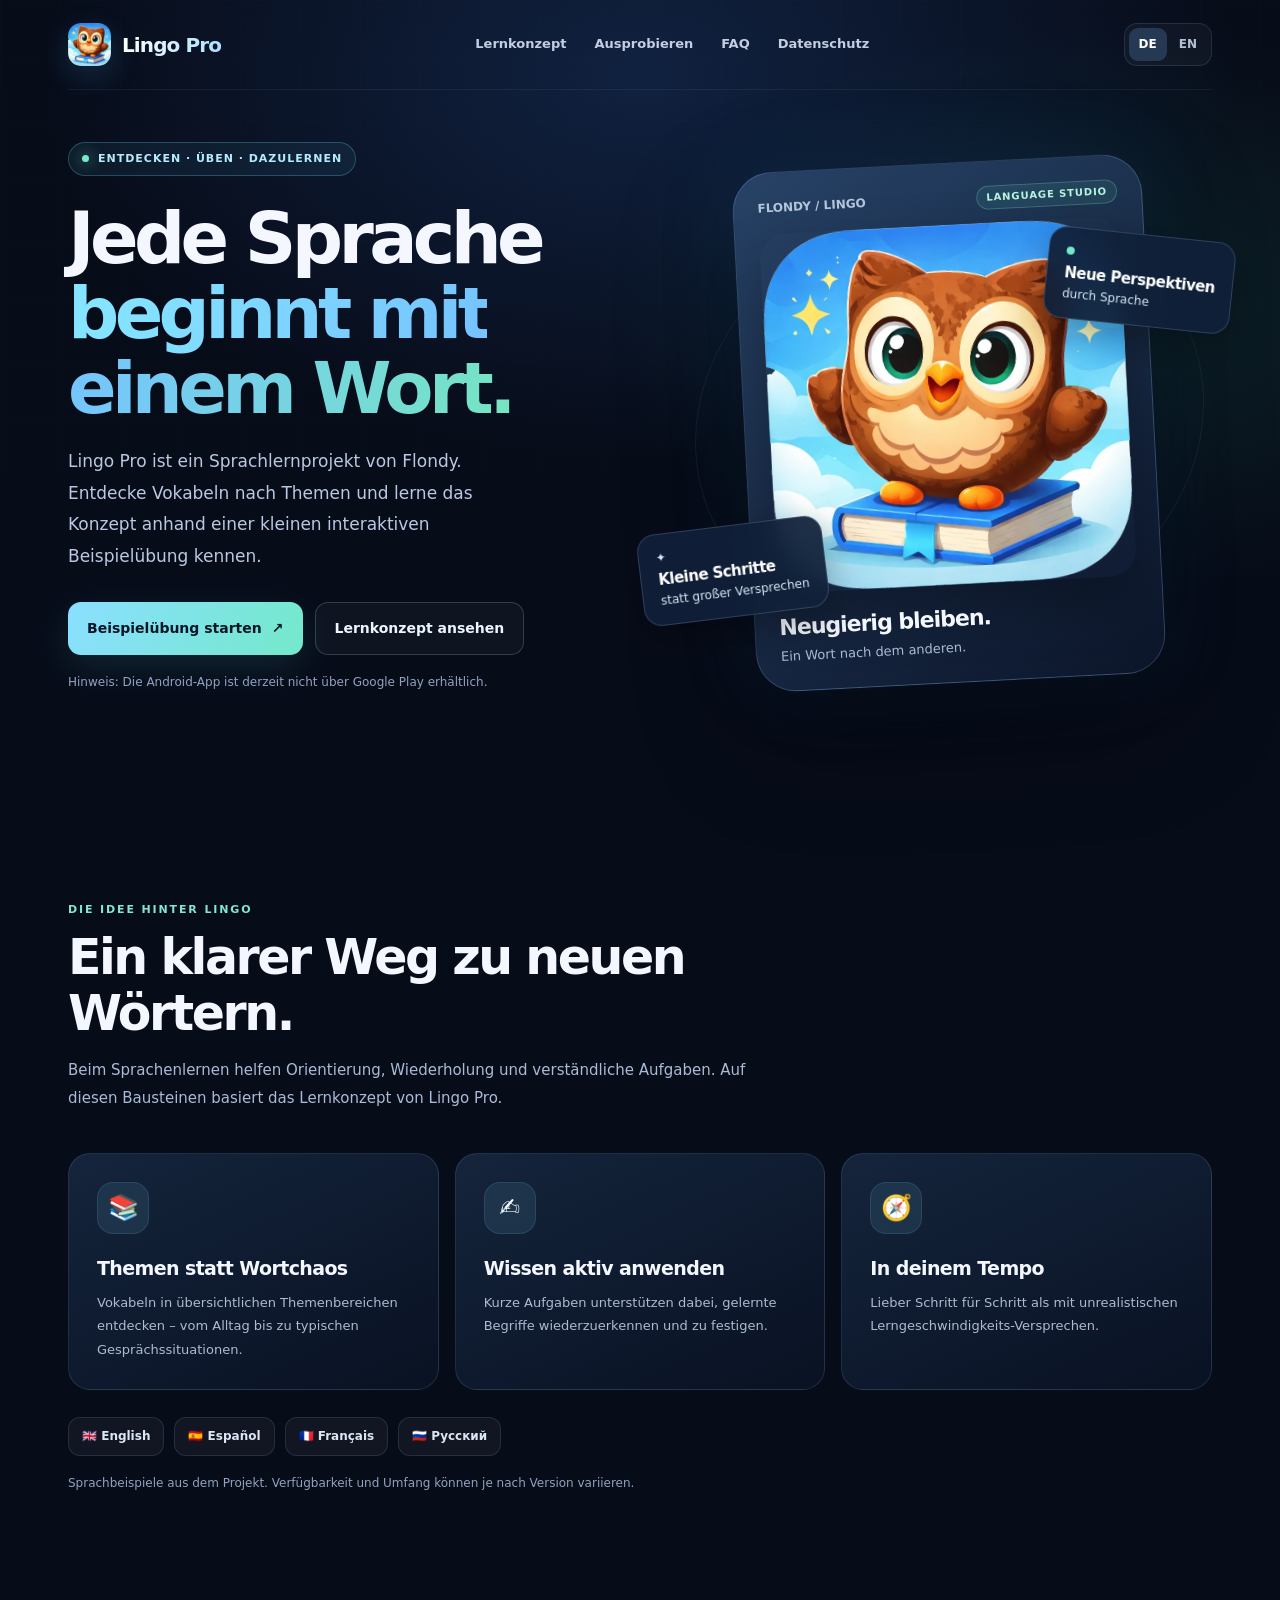
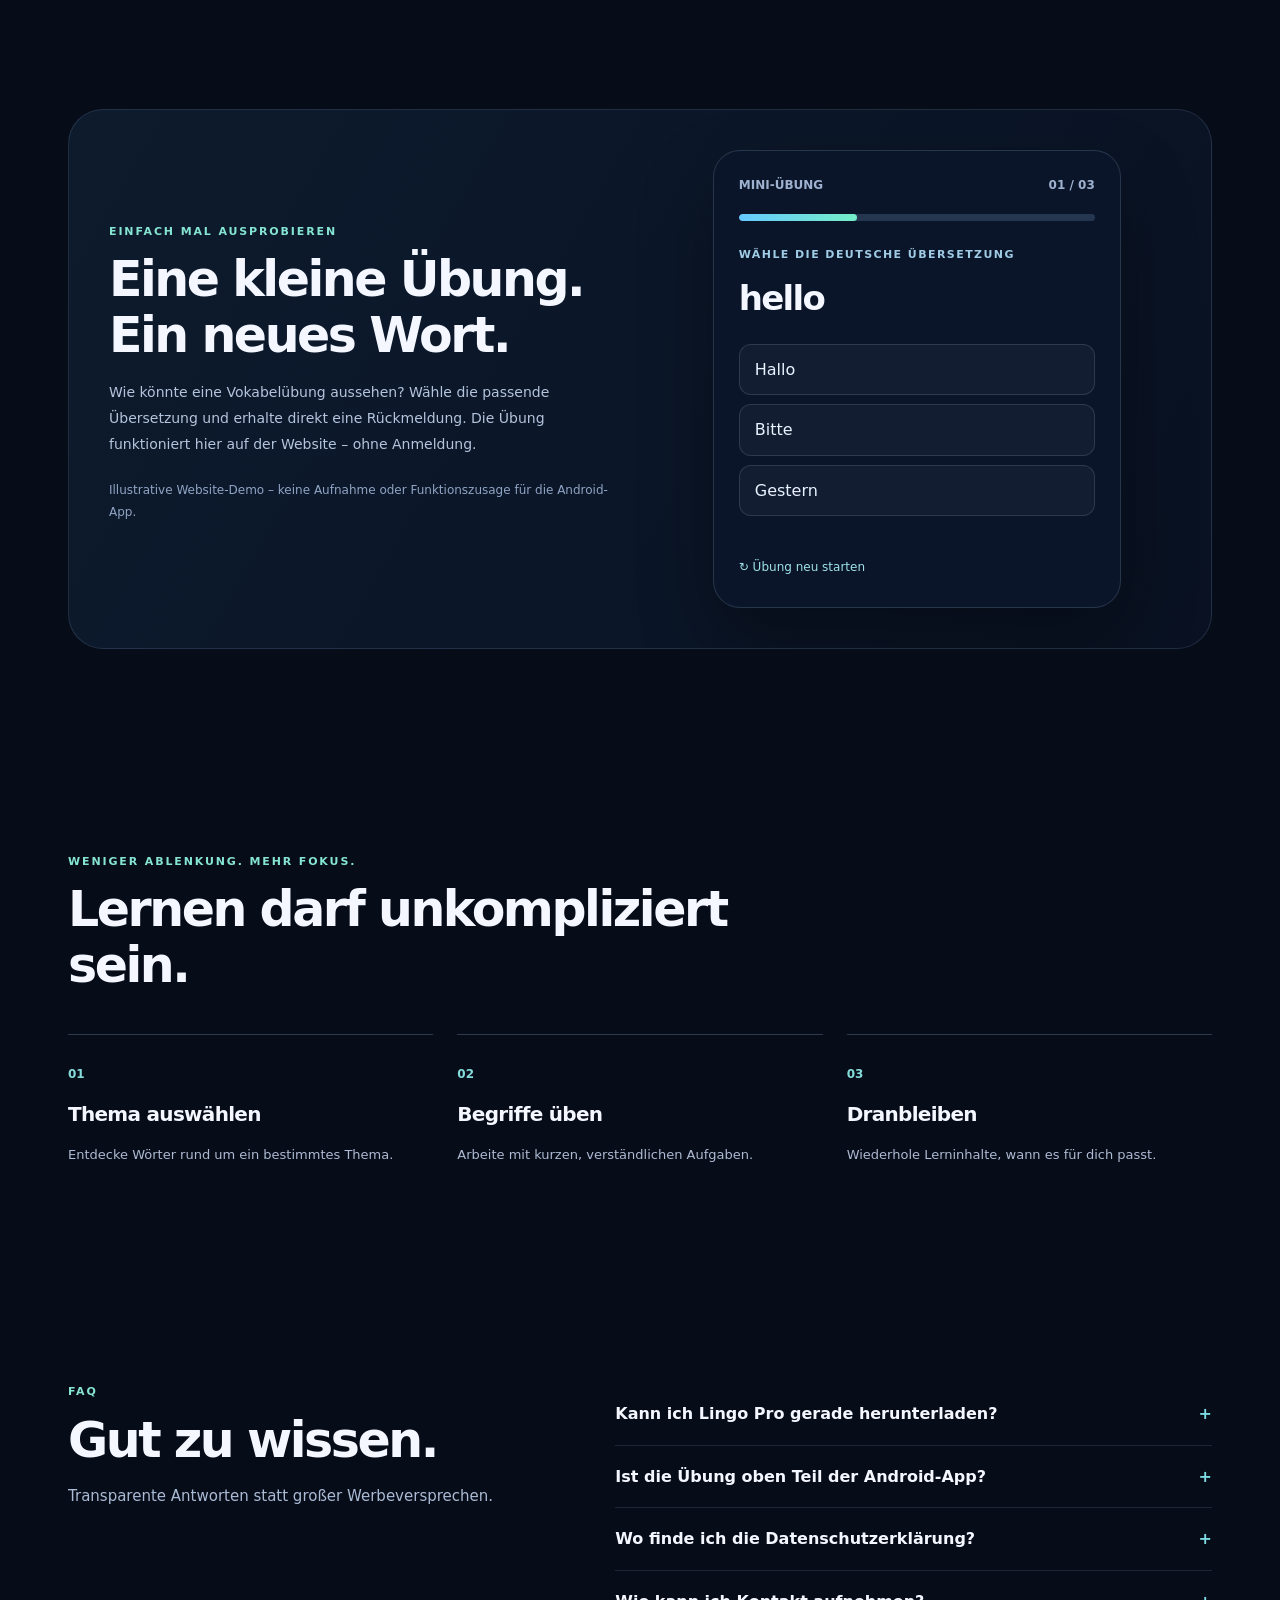
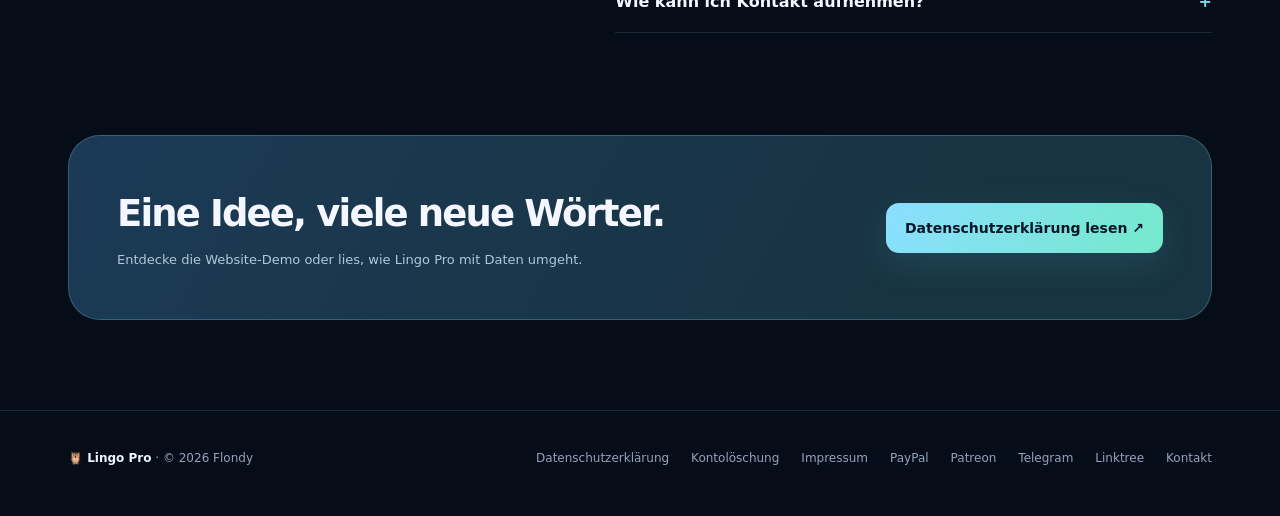
<file: index.html>
<!DOCTYPE html>
<html lang="de">
<head>
<meta charset="utf-8">
<meta name="viewport" content="width=device-width,initial-scale=1">
<meta name="theme-color" content="#070c19">
<meta name="description" content="Lingo Pro – ein Sprachlernprojekt von Flondy. Entdecke themenbasiertes Vokabellernen und eine interaktive Beispielübung.">
<meta property="og:title" content="Lingo Pro – Sprachen entdecken">
<meta property="og:description" content="Entdecke das Sprachlernprojekt Lingo Pro von Flondy.">
<meta property="og:type" content="website">
<meta property="og:image" content="assets/lingo-owl.webp">
<link rel="icon" href="assets/favicon.png">
<link rel="stylesheet" href="styles.css">
<title>Lingo Pro – Sprachen entdecken | Flondy</title>
</head>
<body>
<div class="top-glow" aria-hidden="true"></div><div class="sky-grid" aria-hidden="true"></div>
<div class="wrap">
<header class="header">
<a class="brand" href="index.html" aria-label="Lingo Pro Startseite"><img src="assets/favicon.png" class="brand-icon" alt=""><span>Lingo Pro</span></a>
<nav class="nav" aria-label="Hauptnavigation"><a href="#features" data-i18n="navFeatures">Lernkonzept</a><a href="#demo" data-i18n="navDemo">Ausprobieren</a><a href="#faq">FAQ</a><a href="privacy.html" data-i18n="navPrivacy">Datenschutz</a></nav>
<div class="language-toggle" role="group" aria-label="Language / Sprache"><button type="button" data-lang="de" class="active" aria-pressed="true">DE</button><button type="button" data-lang="en" aria-pressed="false">EN</button></div>
</header>
<main>
<section class="hero" aria-labelledby="hero-title">
<div><span class="eyebrow" data-i18n="heroEyebrow">Entdecken · Üben · Dazulernen</span><h1 id="hero-title"><span data-i18n="heroTitle1">Jede Sprache</span><br><span class="gradient-text" data-i18n="heroTitle2">beginnt mit einem Wort.</span></h1><p class="hero-lead" data-i18n="heroLead">Lingo Pro ist ein Sprachlernprojekt von Flondy. Entdecke Vokabeln nach Themen und lerne das Konzept anhand einer kleinen interaktiven Beispielübung kennen.</p><div class="actions"><a class="btn primary" href="#demo"><span data-i18n="heroBtn1">Beispielübung starten</span><span aria-hidden="true">↗</span></a><a class="btn outline" href="#features" data-i18n="heroBtn2">Lernkonzept ansehen</a></div><p class="small-note" data-i18n="availability">Hinweis: Die Android-App ist derzeit nicht über Google Play erhältlich.</p></div>
<div class="hero-art" aria-label="Lingo-Eulenmotiv"><div class="art-orbit"></div><div class="art-orbit two"></div><div class="owl-card"><div class="glass-top"><span>FLONDY / LINGO</span><span class="brand-chip">LANGUAGE STUDIO</span></div><img src="assets/lingo-owl.webp" class="owl-image" alt="Illustration der braunen Lingo-Eule auf Büchern"><h3 data-i18n="owlTitle">Neugierig bleiben.</h3><p data-i18n="owlSub">Ein Wort nach dem anderen.</p></div><div class="floating-label float-a"><span class="dot"></span><b data-i18n="floatTitle1">Neue Perspektiven</b><span data-i18n="floatSubtitle1">durch Sprache</span></div><div class="floating-label float-b">✦ <b data-i18n="floatTitle2">Kleine Schritte</b><span data-i18n="floatSubtitle2">statt großer Versprechen</span></div></div>
</section>
<section class="section" id="features"><div class="section-head"><div class="kicker" data-i18n="kicker1">Die Idee hinter Lingo</div><h2 data-i18n="featuresTitle">Ein klarer Weg zu neuen Wörtern.</h2><p data-i18n="featuresLead">Beim Sprachenlernen helfen Orientierung, Wiederholung und verständliche Aufgaben. Auf diesen Bausteinen basiert das Lernkonzept von Lingo Pro.</p></div>
<div class="feature-grid"><article class="feature"><div class="symbol" aria-hidden="true">📚</div><h3 data-i18n="feature1Title">Themen statt Wortchaos</h3><p data-i18n="feature1Text">Vokabeln in übersichtlichen Themenbereichen entdecken – vom Alltag bis zu typischen Gesprächssituationen.</p></article><article class="feature"><div class="symbol" aria-hidden="true">✍️</div><h3 data-i18n="feature2Title">Wissen aktiv anwenden</h3><p data-i18n="feature2Text">Kurze Aufgaben unterstützen dabei, gelernte Begriffe wiederzuerkennen und zu festigen.</p></article><article class="feature"><div class="symbol" aria-hidden="true">🧭</div><h3 data-i18n="feature3Title">In deinem Tempo</h3><p data-i18n="feature3Text">Lieber Schritt für Schritt als mit unrealistischen Lerngeschwindigkeits-Versprechen.</p></article></div>
<div class="languages" aria-label="Sprachbeispiele"><span class="language-pill">🇬🇧 English</span><span class="language-pill">🇪🇸 Español</span><span class="language-pill">🇫🇷 Français</span><span class="language-pill">🇷🇺 Русский</span></div><p class="small-note" data-i18n="languageNote">Sprachbeispiele aus dem Projekt. Verfügbarkeit und Umfang können je nach Version variieren.</p></section>
<section class="section" id="demo"><div class="demo-wrap"><div class="demo-copy"><div class="kicker" data-i18n="demoKicker">Einfach mal ausprobieren</div><h2 data-i18n="demoTitle">Eine kleine Übung. Ein neues Wort.</h2><p data-i18n="demoText">Wie könnte eine Vokabelübung aussehen? Wähle die passende Übersetzung und erhalte direkt eine Rückmeldung. Die Übung funktioniert hier auf der Website – ohne Anmeldung.</p><p class="disclaimer" data-i18n="demoDisclaimer">Illustrative Website-Demo – keine Aufnahme oder Funktionszusage für die Android-App.</p></div><div class="demo-surface" aria-label="Interaktive Website-Beispielübung"><div class="demo-top"><span data-i18n="demoTop">MINI-ÜBUNG</span><span id="demo-count">01 / 03</span></div><div class="demo-progress"><span id="demo-progress"></span></div><div class="demo-caption" data-i18n="demoPrompt">Wähle die deutsche Übersetzung</div><div class="demo-word" id="demo-word">hello</div><div class="demo-choices" id="demo-choices"></div><p id="demo-feedback" class="demo-feedback" aria-live="polite"></p><button type="button" class="demo-restart" id="demo-reset" data-i18n="demoReset">↻ Übung neu starten</button></div></div></section>
<section class="section" id="how"><div class="section-head"><div class="kicker" data-i18n="howKicker">Weniger Ablenkung. Mehr Fokus.</div><h2 data-i18n="howTitle">Lernen darf unkompliziert sein.</h2></div><div class="steps"><div class="step"><span class="num">01</span><h3 data-i18n="step1Title">Thema auswählen</h3><p data-i18n="step1Text">Entdecke Wörter rund um ein bestimmtes Thema.</p></div><div class="step"><span class="num">02</span><h3 data-i18n="step2Title">Begriffe üben</h3><p data-i18n="step2Text">Arbeite mit kurzen, verständlichen Aufgaben.</p></div><div class="step"><span class="num">03</span><h3 data-i18n="step3Title">Dranbleiben</h3><p data-i18n="step3Text">Wiederhole Lerninhalte, wann es für dich passt.</p></div></div></section>
<section class="section faq" id="faq"><div><div class="kicker">FAQ</div><h2 data-i18n="faqTitle">Gut zu wissen.</h2><p class="section-intro" data-i18n="faqLead">Transparente Antworten statt großer Werbeversprechen.</p></div><div><details><summary data-i18n="faq1Q">Kann ich Lingo Pro gerade herunterladen?</summary><p data-i18n="faq1A">Die zuvor veröffentlichte Android-App ist derzeit nicht im Google Play Store verfügbar. Deshalb verlinken wir hier keinen nicht funktionierenden Download.</p></details><details><summary data-i18n="faq2Q">Ist die Übung oben Teil der Android-App?</summary><p data-i18n="faq2A">Nein. Sie ist eine eigenständige, illustrative Beispielübung auf dieser Website.</p></details><details><summary data-i18n="faq3Q">Wo finde ich die Datenschutzerklärung?</summary><p><a href="privacy.html" data-i18n="faq3A">Hier findest du die separate Datenschutzerklärung für Website und App.</a></p></details><details><summary data-i18n="faq4Q">Wie kann ich Kontakt aufnehmen?</summary><p><a href="mailto:flondy.dev@gmail.com">flondy.dev@gmail.com</a></p></details></div></section>
<div class="cta-block"><div><h2 data-i18n="ctaTitle">Eine Idee, viele neue Wörter.</h2><p data-i18n="ctaText">Entdecke die Website-Demo oder lies, wie Lingo Pro mit Daten umgeht.</p></div><a class="btn primary" href="privacy.html" data-i18n="ctaButton">Datenschutzerklärung lesen ↗</a></div>
</main>
</div>
<footer class="footer"><div class="wrap footer-row"><div><strong style="color:#edf5ff">🦉 Lingo Pro</strong> <span>· © 2026 Flondy</span></div><div class="footer-links"><a href="privacy.html" data-i18n="footerPrivacy">Datenschutzerklärung</a><a href="delete-account.html" data-i18n="footerDelete">Kontolöschung</a><a href="https://flondy.github.io/app-store/impressum.html" data-i18n="footerImpressum">Impressum</a><a href="https://www.paypal.com/paypalme/MSingle72" target="_blank" rel="noopener">PayPal</a><a href="https://www.patreon.com/cw/Flondy" target="_blank" rel="noopener">Patreon</a><a href="https://t.me/Flondy" target="_blank" rel="noopener">Telegram</a><a href="https://linktr.ee/flondy" target="_blank" rel="noopener">Linktree</a><a href="mailto:flondy.dev@gmail.com">Kontakt</a></div></div></footer>
<script src="site.js" defer></script>
</body></html>
</file>
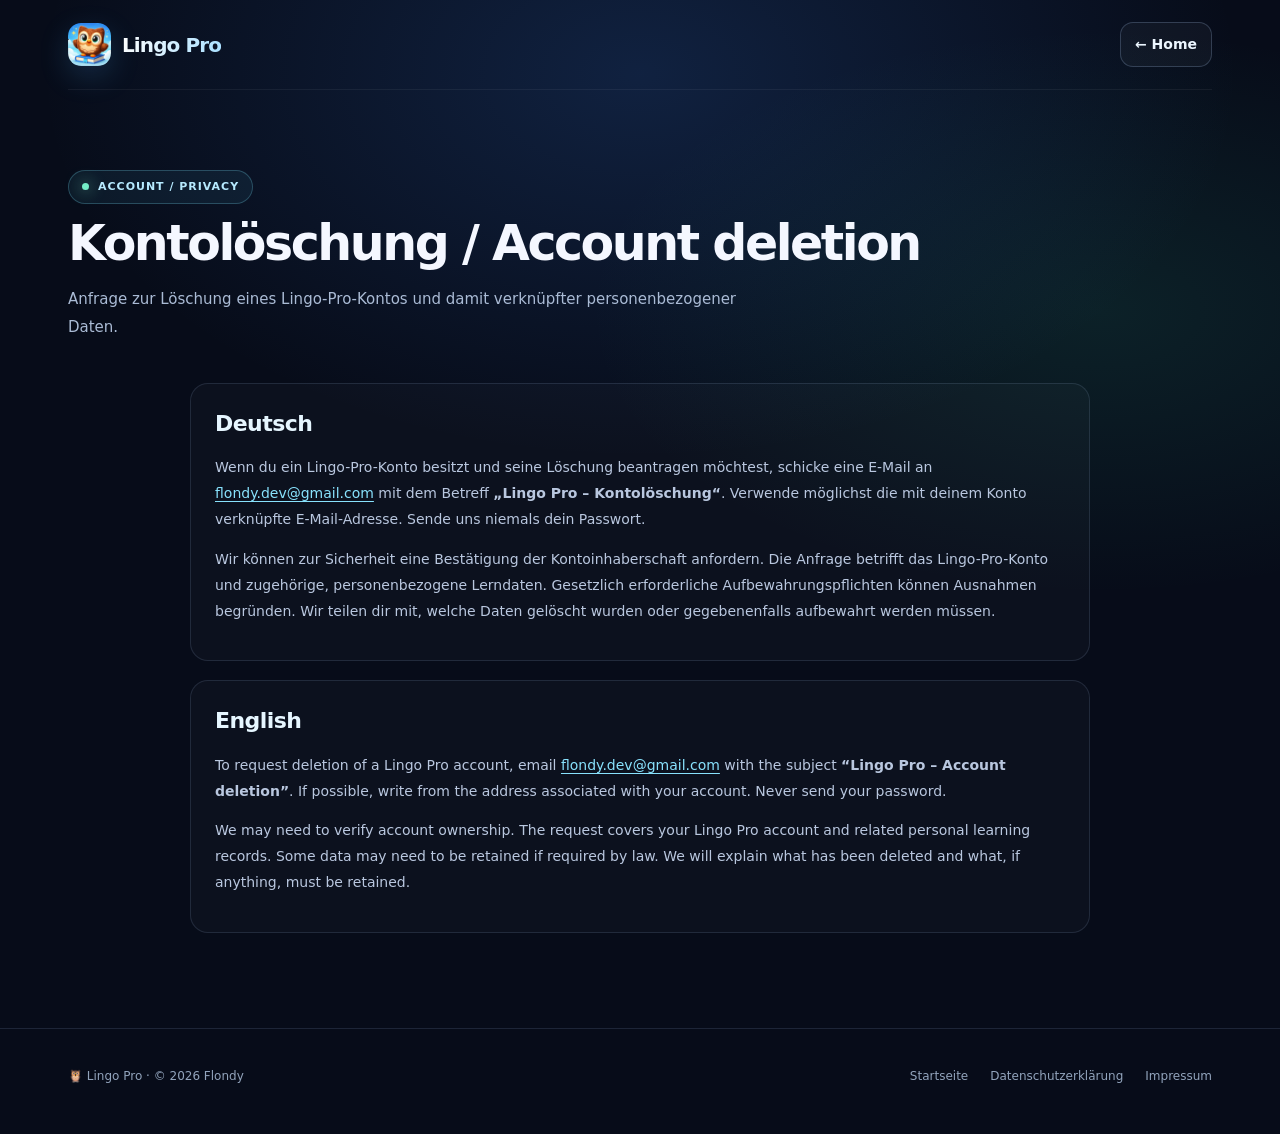
<file: delete-account.html>
<!DOCTYPE html><html lang="de"><head><meta charset="utf-8"><meta name="viewport" content="width=device-width,initial-scale=1"><meta name="theme-color" content="#070c19"><link rel="icon" href="assets/favicon.png"><link rel="stylesheet" href="styles.css"><title>Kontolöschung / Account deletion – Lingo Pro</title></head><body><div class="top-glow" aria-hidden="true"></div><div class="wrap"><header class="header"><a class="brand" href="index.html"><img src="assets/favicon.png" class="brand-icon" alt=""><span>Lingo Pro</span></a><a href="index.html" class="btn outline" style="padding:10px 14px;min-height:0">← Home</a></header><div class="page-hero"><span class="eyebrow">ACCOUNT / PRIVACY</span><h1 class="page-title">Kontolöschung / Account deletion</h1><p class="section-intro">Anfrage zur Löschung eines Lingo-Pro-Kontos und damit verknüpfter personenbezogener Daten.</p></div><main class="prose"><div class="block"><h2>Deutsch</h2><p>Wenn du ein Lingo-Pro-Konto besitzt und seine Löschung beantragen möchtest, schicke eine E-Mail an <a href="mailto:flondy.dev@gmail.com?subject=Lingo%20Pro%20-%20Kontol%C3%B6schung">flondy.dev@gmail.com</a> mit dem Betreff <strong>„Lingo Pro – Kontolöschung“</strong>. Verwende möglichst die mit deinem Konto verknüpfte E-Mail-Adresse. Sende uns niemals dein Passwort.</p><p>Wir können zur Sicherheit eine Bestätigung der Kontoinhaberschaft anfordern. Die Anfrage betrifft das Lingo-Pro-Konto und zugehörige, personenbezogene Lerndaten. Gesetzlich erforderliche Aufbewahrungspflichten können Ausnahmen begründen. Wir teilen dir mit, welche Daten gelöscht wurden oder gegebenenfalls aufbewahrt werden müssen.</p></div><div class="block" lang="en" style="margin-top:19px"><h2>English</h2><p>To request deletion of a Lingo Pro account, email <a href="mailto:flondy.dev@gmail.com?subject=Lingo%20Pro%20-%20Account%20deletion">flondy.dev@gmail.com</a> with the subject <strong>“Lingo Pro – Account deletion”</strong>. If possible, write from the address associated with your account. Never send your password.</p><p>We may need to verify account ownership. The request covers your Lingo Pro account and related personal learning records. Some data may need to be retained if required by law. We will explain what has been deleted and what, if anything, must be retained.</p></div></main></div><footer class="footer"><div class="wrap footer-row"><span>🦉 Lingo Pro · © 2026 Flondy</span><div class="footer-links"><a href="index.html">Startseite</a><a href="privacy.html">Datenschutzerklärung</a><a href="https://flondy.github.io/app-store/impressum.html">Impressum</a></div></div></footer></body></html>
</file>
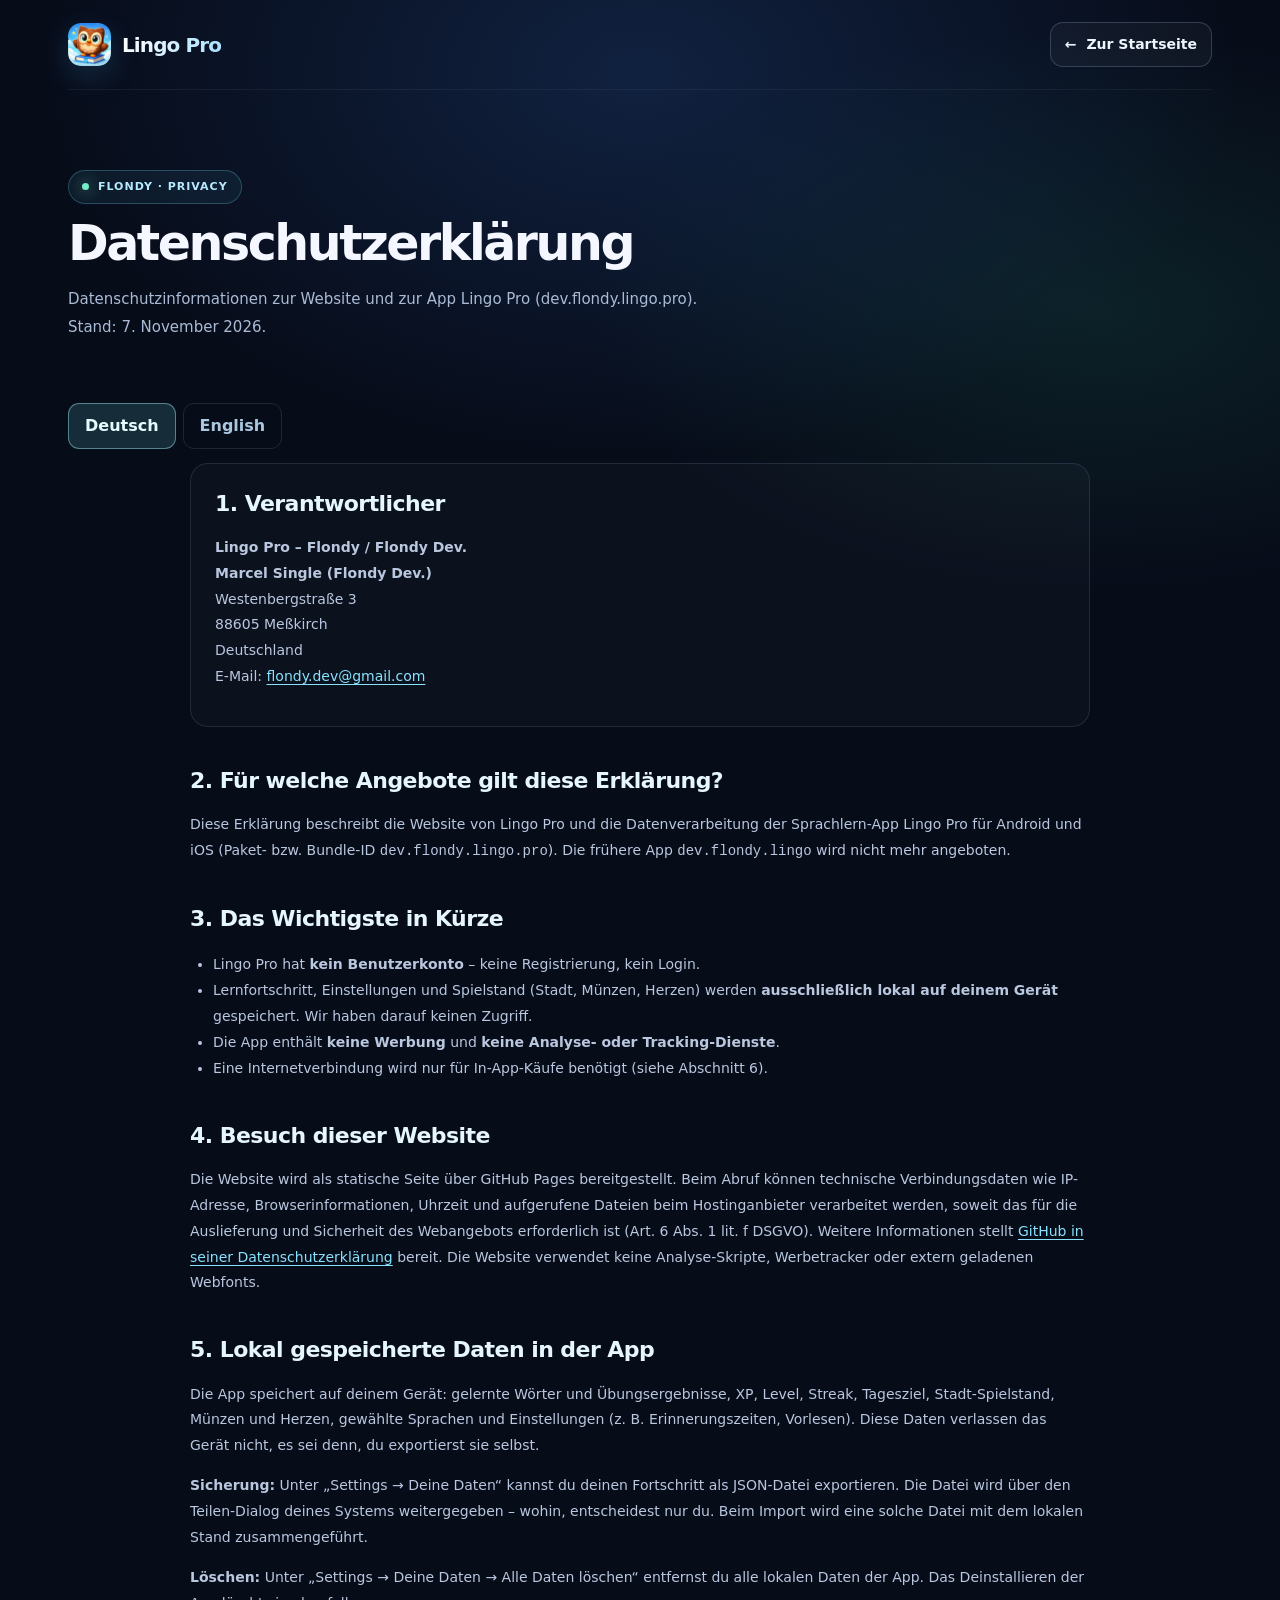
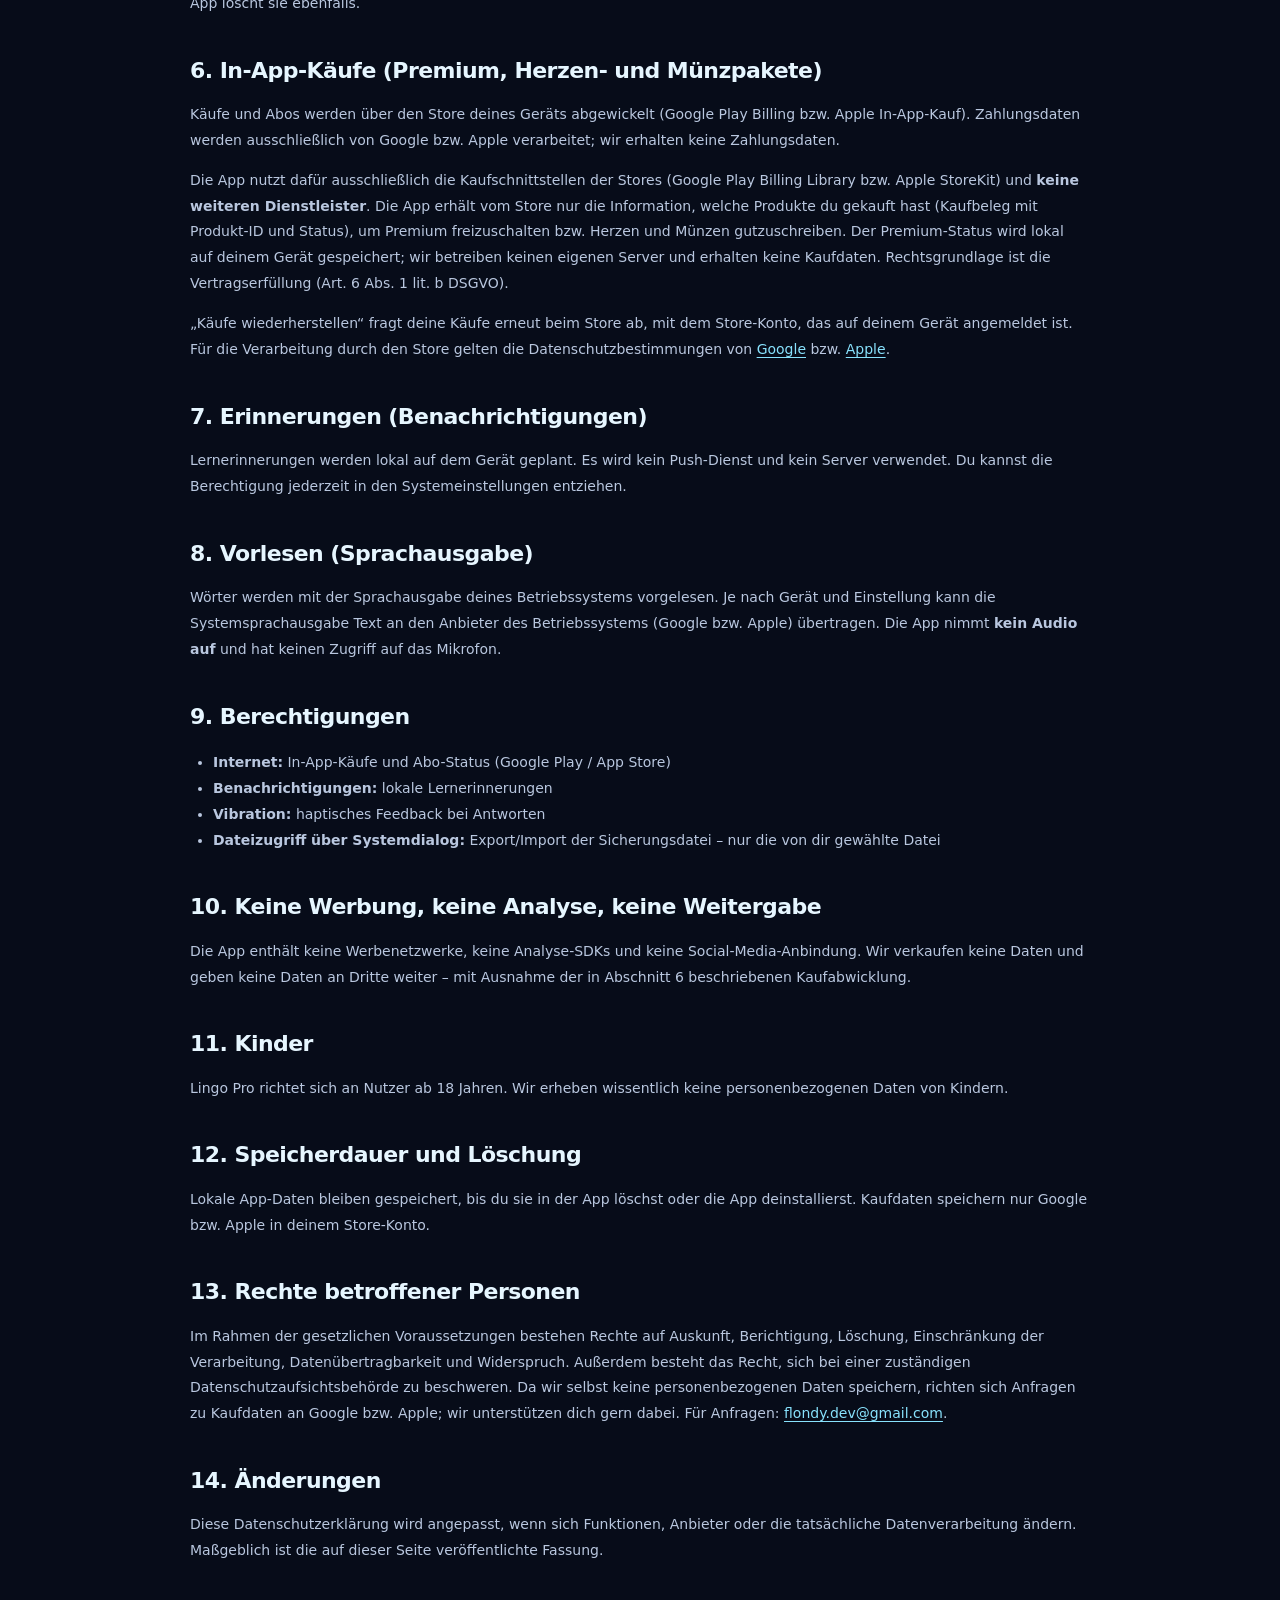
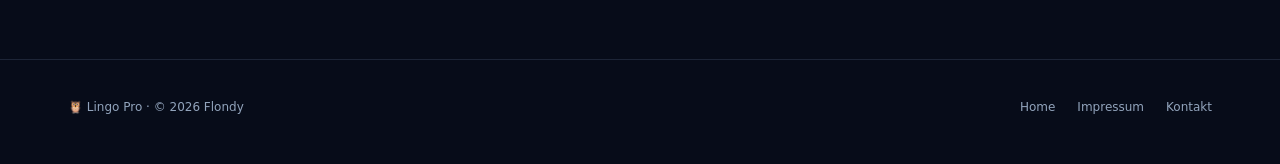
<file: privacy.html>
<!DOCTYPE html>
<html lang="de"><head><meta charset="utf-8"><meta name="viewport" content="width=device-width,initial-scale=1"><meta name="theme-color" content="#070c19"><meta name="robots" content="index,follow"><meta name="description" content="Datenschutzerklärung für Lingo Pro von Flondy – lokale Speicherung ohne Konto, In-App-Käufe direkt über Google Play bzw. den App Store, Erinnerungen und Nutzerrechte."><link rel="icon" href="assets/favicon.png"><link rel="stylesheet" href="styles.css"><title>Datenschutzerklärung / Privacy Policy – Lingo Pro</title></head>
<body><div class="top-glow" aria-hidden="true"></div><div class="wrap"><header class="header"><a class="brand" href="index.html"><img src="assets/favicon.png" class="brand-icon" alt=""><span>Lingo Pro</span></a><a class="btn outline" href="index.html" style="min-height:0;padding:10px 14px">← <span id="back-home">Zur Startseite</span></a></header><main><div class="page-hero"><span class="eyebrow">FLONDY · PRIVACY</span><h1 class="page-title" id="page-title">Datenschutzerklärung</h1><p class="section-intro" id="page-subtitle">Datenschutzinformationen zur Website und zur App Lingo Pro (dev.flondy.lingo.pro). Stand: 7. November 2026.</p></div><div class="legal-switch" role="group" aria-label="Language / Sprache"><button type="button" class="active" data-legal-lang="de" aria-pressed="true">Deutsch</button><button type="button" data-legal-lang="en" aria-pressed="false">English</button></div><div class="prose">
<section id="privacy-de">
<div class="block"><h2>1. Verantwortlicher</h2><p><strong>Lingo Pro – Flondy / Flondy Dev.</strong><br><strong>Marcel Single (Flondy Dev.)</strong><br>Westenbergstraße 3<br>88605 Meßkirch<br>Deutschland<br>E-Mail: <a href="mailto:flondy.dev@gmail.com">flondy.dev@gmail.com</a></p></div>
<h2>2. Für welche Angebote gilt diese Erklärung?</h2><p>Diese Erklärung beschreibt die Website von Lingo Pro und die Datenverarbeitung der Sprachlern-App Lingo Pro für Android und iOS (Paket- bzw. Bundle-ID <code>dev.flondy.lingo.pro</code>). Die frühere App <code>dev.flondy.lingo</code> wird nicht mehr angeboten.</p>
<h2>3. Das Wichtigste in Kürze</h2><ul><li>Lingo Pro hat <strong>kein Benutzerkonto</strong> – keine Registrierung, kein Login.</li><li>Lernfortschritt, Einstellungen und Spielstand (Stadt, Münzen, Herzen) werden <strong>ausschließlich lokal auf deinem Gerät</strong> gespeichert. Wir haben darauf keinen Zugriff.</li><li>Die App enthält <strong>keine Werbung</strong> und <strong>keine Analyse- oder Tracking-Dienste</strong>.</li><li>Eine Internetverbindung wird nur für In-App-Käufe benötigt (siehe Abschnitt 6).</li></ul>
<h2>4. Besuch dieser Website</h2><p>Die Website wird als statische Seite über GitHub Pages bereitgestellt. Beim Abruf können technische Verbindungsdaten wie IP-Adresse, Browserinformationen, Uhrzeit und aufgerufene Dateien beim Hostinganbieter verarbeitet werden, soweit das für die Auslieferung und Sicherheit des Webangebots erforderlich ist (Art. 6 Abs. 1 lit. f DSGVO). Weitere Informationen stellt <a href="https://docs.github.com/en/site-policy/privacy-policies/github-general-privacy-statement" target="_blank" rel="noopener noreferrer">GitHub in seiner Datenschutzerklärung</a> bereit. Die Website verwendet keine Analyse-Skripte, Werbetracker oder extern geladenen Webfonts.</p>
<h2>5. Lokal gespeicherte Daten in der App</h2><p>Die App speichert auf deinem Gerät: gelernte Wörter und Übungsergebnisse, XP, Level, Streak, Tagesziel, Stadt-Spielstand, Münzen und Herzen, gewählte Sprachen und Einstellungen (z. B. Erinnerungszeiten, Vorlesen). Diese Daten verlassen das Gerät nicht, es sei denn, du exportierst sie selbst.</p><p><strong>Sicherung:</strong> Unter „Settings → Deine Daten“ kannst du deinen Fortschritt als JSON-Datei exportieren. Die Datei wird über den Teilen-Dialog deines Systems weitergegeben – wohin, entscheidest nur du. Beim Import wird eine solche Datei mit dem lokalen Stand zusammengeführt.</p><p><strong>Löschen:</strong> Unter „Settings → Deine Daten → Alle Daten löschen“ entfernst du alle lokalen Daten der App. Das Deinstallieren der App löscht sie ebenfalls.</p>
<h2>6. In-App-Käufe (Premium, Herzen- und Münzpakete)</h2><p>Käufe und Abos werden über den Store deines Geräts abgewickelt (Google Play Billing bzw. Apple In-App-Kauf). Zahlungsdaten werden ausschließlich von Google bzw. Apple verarbeitet; wir erhalten keine Zahlungsdaten.</p><p>Die App nutzt dafür ausschließlich die Kaufschnittstellen der Stores (Google Play Billing Library bzw. Apple StoreKit) und <strong>keine weiteren Dienstleister</strong>. Die App erhält vom Store nur die Information, welche Produkte du gekauft hast (Kaufbeleg mit Produkt-ID und Status), um Premium freizuschalten bzw. Herzen und Münzen gutzuschreiben. Der Premium-Status wird lokal auf deinem Gerät gespeichert; wir betreiben keinen eigenen Server und erhalten keine Kaufdaten. Rechtsgrundlage ist die Vertragserfüllung (Art. 6 Abs. 1 lit. b DSGVO).</p><p>„Käufe wiederherstellen“ fragt deine Käufe erneut beim Store ab, mit dem Store-Konto, das auf deinem Gerät angemeldet ist. Für die Verarbeitung durch den Store gelten die Datenschutzbestimmungen von <a href="https://policies.google.com/privacy" target="_blank" rel="noopener noreferrer">Google</a> bzw. <a href="https://www.apple.com/legal/privacy/" target="_blank" rel="noopener noreferrer">Apple</a>.</p>
<h2>7. Erinnerungen (Benachrichtigungen)</h2><p>Lernerinnerungen werden lokal auf dem Gerät geplant. Es wird kein Push-Dienst und kein Server verwendet. Du kannst die Berechtigung jederzeit in den Systemeinstellungen entziehen.</p>
<h2>8. Vorlesen (Sprachausgabe)</h2><p>Wörter werden mit der Sprachausgabe deines Betriebssystems vorgelesen. Je nach Gerät und Einstellung kann die Systemsprachausgabe Text an den Anbieter des Betriebssystems (Google bzw. Apple) übertragen. Die App nimmt <strong>kein Audio auf</strong> und hat keinen Zugriff auf das Mikrofon.</p>
<h2>9. Berechtigungen</h2><ul><li><strong>Internet:</strong> In-App-Käufe und Abo-Status (Google Play / App Store)</li><li><strong>Benachrichtigungen:</strong> lokale Lernerinnerungen</li><li><strong>Vibration:</strong> haptisches Feedback bei Antworten</li><li><strong>Dateizugriff über Systemdialog:</strong> Export/Import der Sicherungsdatei – nur die von dir gewählte Datei</li></ul>
<h2>10. Keine Werbung, keine Analyse, keine Weitergabe</h2><p>Die App enthält keine Werbenetzwerke, keine Analyse-SDKs und keine Social-Media-Anbindung. Wir verkaufen keine Daten und geben keine Daten an Dritte weiter – mit Ausnahme der in Abschnitt 6 beschriebenen Kaufabwicklung.</p>
<h2>11. Kinder</h2><p>Lingo Pro richtet sich an Nutzer ab 18 Jahren. Wir erheben wissentlich keine personenbezogenen Daten von Kindern.</p>
<h2>12. Speicherdauer und Löschung</h2><p>Lokale App-Daten bleiben gespeichert, bis du sie in der App löschst oder die App deinstallierst. Kaufdaten speichern nur Google bzw. Apple in deinem Store-Konto.</p>
<h2>13. Rechte betroffener Personen</h2><p>Im Rahmen der gesetzlichen Voraussetzungen bestehen Rechte auf Auskunft, Berichtigung, Löschung, Einschränkung der Verarbeitung, Datenübertragbarkeit und Widerspruch. Außerdem besteht das Recht, sich bei einer zuständigen Datenschutzaufsichtsbehörde zu beschweren. Da wir selbst keine personenbezogenen Daten speichern, richten sich Anfragen zu Kaufdaten an Google bzw. Apple; wir unterstützen dich gern dabei. Für Anfragen: <a href="mailto:flondy.dev@gmail.com">flondy.dev@gmail.com</a>.</p>
<h2>14. Änderungen</h2><p>Diese Datenschutzerklärung wird angepasst, wenn sich Funktionen, Anbieter oder die tatsächliche Datenverarbeitung ändern. Maßgeblich ist die auf dieser Seite veröffentlichte Fassung.</p>
</section>
<section id="privacy-en" class="hidden" lang="en">
<div class="block"><h2>1. Data controller</h2><p><strong>Lingo Pro – Flondy / Flondy Dev.</strong><br><strong>Marcel Single (Flondy Dev.)</strong><br>Westenbergstraße 3<br>88605 Meßkirch<br>Germany<br>Email: <a href="mailto:flondy.dev@gmail.com">flondy.dev@gmail.com</a></p></div>
<h2>2. Scope</h2><p>This policy covers the Lingo Pro website and the data processing of the Lingo Pro language-learning app for Android and iOS (package / bundle ID <code>dev.flondy.lingo.pro</code>). The former app <code>dev.flondy.lingo</code> is no longer offered.</p>
<h2>3. In short</h2><ul><li>Lingo Pro has <strong>no user account</strong> – no sign-up, no login.</li><li>Learning progress, settings and game state (city, coins, hearts) are stored <strong>only on your device</strong>. We have no access to them.</li><li>The app contains <strong>no ads</strong> and <strong>no analytics or tracking services</strong>.</li><li>An internet connection is only needed for in-app purchases (see section 6).</li></ul>
<h2>4. Visiting this website</h2><p>The static website is hosted on GitHub Pages. Technical connection data such as your IP address, browser information, access time and requested files may be handled by the hosting provider to deliver and protect the site (Art. 6(1)(f) GDPR). See <a href="https://docs.github.com/en/site-policy/privacy-policies/github-general-privacy-statement" target="_blank" rel="noopener noreferrer">GitHub's privacy statement</a>. The website does not contain analytics scripts, advertising trackers or externally loaded webfonts.</p>
<h2>5. Data stored locally in the app</h2><p>The app stores on your device: learned words and exercise results, XP, level, streak, daily goal, city game state, coins and hearts, chosen languages and settings (e.g. reminder times, read-aloud). This data never leaves the device unless you export it yourself.</p><p><strong>Backup:</strong> Under “Settings → Your data” you can export your progress as a JSON file. The file is handed over via your system's share sheet – you alone decide where it goes. Importing merges such a file with the local state.</p><p><strong>Deletion:</strong> “Settings → Your data → Delete all data” removes all local app data. Uninstalling the app deletes it as well.</p>
<h2>6. In-app purchases (Premium, heart and coin packs)</h2><p>Purchases and subscriptions are handled by your device's store (Google Play Billing or Apple in-app purchase). Payment data is processed exclusively by Google or Apple; we never receive payment data.</p><p>For this the app only uses the stores' own purchase interfaces (Google Play Billing Library or Apple StoreKit) and <strong>no other service providers</strong>. The app only receives from the store which products you bought (purchase receipt with product ID and status) in order to unlock Premium or credit hearts and coins. The premium status is stored locally on your device; we run no server of our own and receive no purchase data. Legal basis: performance of contract (Art. 6(1)(b) GDPR).</p><p>“Restore purchases” asks the store again for your purchases, using the store account signed in on your device. Processing by the store is governed by the privacy policies of <a href="https://policies.google.com/privacy" target="_blank" rel="noopener noreferrer">Google</a> or <a href="https://www.apple.com/legal/privacy/" target="_blank" rel="noopener noreferrer">Apple</a>.</p>
<h2>7. Reminders (notifications)</h2><p>Learning reminders are scheduled locally on the device. No push service and no server is used. You can revoke the permission at any time in the system settings.</p>
<h2>8. Read-aloud (text-to-speech)</h2><p>Words are read aloud using your operating system's text-to-speech. Depending on device and settings, the system TTS may send text to the OS vendor (Google or Apple). The app <strong>does not record audio</strong> and has no microphone access.</p>
<h2>9. Permissions</h2><ul><li><strong>Internet:</strong> in-app purchases and subscription status (Google Play / App Store)</li><li><strong>Notifications:</strong> local learning reminders</li><li><strong>Vibration:</strong> haptic feedback on answers</li><li><strong>File access via system dialog:</strong> export/import of the backup file – only the file you pick</li></ul>
<h2>10. No ads, no analytics, no sharing</h2><p>The app contains no ad networks, no analytics SDKs and no social media integration. We do not sell data and do not share data with third parties, except for the purchase processing described in section 6.</p>
<h2>11. Children</h2><p>Lingo Pro is intended for users aged 18 and over. We do not knowingly collect personal data from children.</p>
<h2>12. Retention and deletion</h2><p>Local app data remains stored until you delete it in the app or uninstall the app. Purchase data is stored only by Google or Apple in your store account.</p>
<h2>13. Your rights</h2><p>Subject to applicable conditions, you have rights of access, rectification, erasure, restriction, data portability and objection. You also have the right to lodge a complaint with a competent data protection authority. Since we do not store personal data ourselves, requests concerning purchase data go to Google or Apple; we are happy to help you with them. Contact: <a href="mailto:flondy.dev@gmail.com">flondy.dev@gmail.com</a>.</p>
<h2>14. Updates</h2><p>This policy will be updated when functionality, service providers or the actual processing of personal data changes. The published version on this page applies.</p>
</section>
</div></main></div><footer class="footer"><div class="wrap footer-row"><span>🦉 Lingo Pro · © 2026 Flondy</span><div class="footer-links"><a href="index.html">Home</a><a href="https://flondy.github.io/app-store/impressum.html">Impressum</a><a href="mailto:flondy.dev@gmail.com">Kontakt</a></div></div></footer>
<script>document.querySelectorAll('[data-legal-lang]').forEach(b=>b.addEventListener('click',()=>{const en=b.dataset.legalLang==='en';document.querySelector('#privacy-de').classList.toggle('hidden',en);document.querySelector('#privacy-en').classList.toggle('hidden',!en);document.querySelector('#page-title').textContent=en?'Privacy Policy':'Datenschutzerklärung';document.querySelector('#page-subtitle').textContent=en?'Privacy information for the Lingo Pro website and app (dev.flondy.lingo.pro). Updated: November 7, 2026.':'Datenschutzinformationen zur Website und zur App Lingo Pro (dev.flondy.lingo.pro). Stand: 7. November 2026.';document.querySelector('#back-home').textContent=en?'Back to home':'Zur Startseite';document.documentElement.lang=en?'en':'de';document.querySelectorAll('[data-legal-lang]').forEach(x=>{let a=x===b;x.classList.toggle('active',a);x.setAttribute('aria-pressed',String(a))})}));</script>
</body></html>
</file>
<file: styles.css>
:root{color-scheme:dark;--bg:#070c19;--surface:#101a2d;--surface2:#15213a;--ink:#f4f7ff;--muted:#a9b7d1;--line:rgba(180,208,255,.13);--blue:#65caff;--mint:#74edc7;--gold:#ffcf8b;--radius:26px}
*{box-sizing:border-box}html{scroll-behavior:smooth}body{margin:0;background:var(--bg);color:var(--ink);font-family:Inter,ui-sans-serif,system-ui,-apple-system,BlinkMacSystemFont,'Segoe UI',sans-serif;line-height:1.6;overflow-x:hidden}a{color:inherit;text-decoration:none}button{font:inherit}button,a{-webkit-tap-highlight-color:transparent}button:focus-visible,a:focus-visible{outline:3px solid var(--gold);outline-offset:4px}::selection{background:rgba(101,202,255,.35);color:white}.wrap{max-width:1192px;margin:0 auto;padding:0 24px}.top-glow{position:absolute;z-index:-1;pointer-events:none;inset:0 0 auto;height:820px;background:radial-gradient(ellipse 60% 60% at 50% 9%,rgba(53,119,220,.2),transparent 78%),radial-gradient(ellipse 50% 43% at 86% 38%,rgba(45,175,140,.13),transparent 80%)}.sky-grid{position:absolute;z-index:-1;inset:0 0 auto;height:920px;opacity:.18;background-image:linear-gradient(rgba(160,193,255,.07) 1px,transparent 1px),linear-gradient(90deg,rgba(160,193,255,.07) 1px,transparent 1px);background-size:60px 60px;mask-image:linear-gradient(to bottom,#000,transparent 85%)}.header{height:90px;display:flex;align-items:center;justify-content:space-between;gap:16px;border-bottom:1px solid rgba(255,255,255,.055)}.brand{display:flex;align-items:center;gap:11px;font-size:20px;font-weight:900;letter-spacing:-.9px}.brand-icon{width:43px;height:43px;display:block;border-radius:13px;object-fit:cover;box-shadow:0 10px 30px rgba(75,177,255,.18)}.brand span{background:linear-gradient(105deg,#fff,#a8dfff);background-clip:text;-webkit-background-clip:text;color:transparent}.nav{display:flex;align-items:center;gap:28px}.nav a{color:#c3cee2;font-size:13px;font-weight:650;transition:color .2s}.nav a:hover{color:white}.language-toggle{display:flex;align-items:center;border:1px solid var(--line);border-radius:13px;padding:4px;gap:2px;background:rgba(255,255,255,.035)}.language-toggle button{cursor:pointer;border:0;border-radius:9px;background:transparent;padding:7px 10px;color:#b3bfd5;font-size:12px;font-weight:800}.language-toggle button.active{background:#263954;color:#fff}.mobile-cta{display:none}.eyebrow{display:inline-flex;align-items:center;gap:9px;border:1px solid rgba(122,223,243,.25);border-radius:99px;padding:7px 13px;color:#b6eaff;background:rgba(67,167,202,.09);font-weight:750;font-size:11px;letter-spacing:.09em;text-transform:uppercase}.eyebrow:before{content:'';height:7px;width:7px;border-radius:100%;background:var(--mint);box-shadow:0 0 16px var(--mint)}.hero{position:relative;display:grid;grid-template-columns:1.04fr .96fr;align-items:center;gap:50px;min-height:680px;padding-top:52px;padding-bottom:95px}.hero h1{font-size:clamp(47px,5.6vw,79px);letter-spacing:-.065em;line-height:1.05;margin:25px 0 20px;max-width:780px;font-weight:850}.gradient-text{background:linear-gradient(105deg,#85e4ff 5%,#75c4ff 48%,#76e5c1 100%);background-clip:text;-webkit-background-clip:text;color:transparent}.hero-lead{color:#bac8e2;font-size:17px;max-width:475px;line-height:1.85}.actions{display:flex;flex-wrap:wrap;gap:12px;margin-top:30px}.btn{display:inline-flex;align-items:center;justify-content:center;gap:10px;padding:14px 19px;border-radius:13px;font-weight:760;font-size:14px;min-height:49px;transition:transform .22s,border .22s,background .22s;cursor:pointer}.btn:hover{transform:translateY(-2px)}.btn.primary{color:#081627;background:linear-gradient(115deg,#8adfff,#74e9cb);box-shadow:0 12px 37px rgba(84,194,207,.14)}.btn.outline{border:1px solid rgba(179,212,255,.21);color:#ecf6ff;background:rgba(255,255,255,.035)}.small-note{font-size:12px;color:#91a3c0;margin-top:18px}.hero-art{position:relative;min-width:0;min-height:540px;display:grid;place-items:center}.art-orbit{position:absolute;inset:9% 0;background:radial-gradient(circle at center,rgba(88,187,226,.16),transparent 60%);border:1px solid rgba(124,192,247,.09);border-radius:50%;transform:rotate(-16deg) scale(.98)}.art-orbit.two{inset:16% 10%;transform:rotate(33deg);border-style:dashed}.owl-card{position:relative;width:min(86%,410px);border-radius:40px;padding:24px;background:linear-gradient(145deg,rgba(41,69,106,.95),rgba(12,22,43,.97));border:1px solid rgba(172,214,255,.19);box-shadow:0 42px 115px rgba(0,0,0,.42),0 0 80px rgba(34,116,195,.15);transform:rotate(-3deg)}.owl-card .glass-top{display:flex;justify-content:space-between;align-items:center;color:#b2c5db;font-weight:750;font-size:12px;margin-bottom:13px}.brand-chip{border:1px solid rgba(137,229,203,.25);border-radius:40px;background:rgba(88,212,172,.10);color:#b8f4dc;padding:3px 9px;font-size:10px;letter-spacing:.09em}.owl-image{display:block;width:100%;aspect-ratio:1/1;object-fit:cover;border-radius:27px;box-shadow:0 24px 54px rgba(0,0,0,.3)}.owl-card h3{font-size:22px;line-height:1.3;letter-spacing:-.045em;margin:20px 0 4px}.owl-card p{margin:0;color:#aabbd4;font-size:13px}.floating-label{position:absolute;border:1px solid rgba(182,216,255,.18);background:rgba(16,32,57,.93);box-shadow:0 15px 40px rgba(0,0,0,.30);border-radius:18px;padding:14px 17px;backdrop-filter:blur(12px);font-size:12px;color:#d9eaf8}.float-a{top:15%;right:-4%;transform:rotate(6deg)}.float-b{bottom:14%;left:-9%;transform:rotate(-7deg)}.float-a b,.float-b b{display:block;color:white;font-size:15px;letter-spacing:-.035em}.float-a .dot{display:inline-block;width:8px;height:8px;background:#74e9c7;border-radius:50%;margin-right:6px}.section{padding:102px 0;scroll-margin-top:34px}.section-head{max-width:740px;margin-bottom:40px}.kicker{color:#85e5d2;font-size:11px;font-weight:820;text-transform:uppercase;letter-spacing:.17em}.section h2,.page-title{font-size:clamp(31px,4vw,49px);letter-spacing:-.05em;line-height:1.14;margin:12px 0 14px}.section-head p,.section-intro{font-size:15px;line-height:1.85;color:#aabbd5;max-width:680px}.feature-grid{display:grid;grid-template-columns:repeat(3,minmax(0,1fr));gap:16px}.feature{border:1px solid var(--line);border-radius:22px;padding:28px;min-height:230px;background:linear-gradient(155deg,rgba(27,47,75,.7),rgba(10,19,37,.83));position:relative;overflow:hidden;transition:transform .25s,border-color .25s}.feature:hover{transform:translateY(-4px);border-color:rgba(124,224,235,.38)}.feature .symbol{width:52px;height:52px;border-radius:16px;display:grid;place-items:center;font-size:25px;background:rgba(115,211,230,.11);border:1px solid rgba(150,212,254,.12);margin-bottom:19px}.feature h3{font-size:19px;letter-spacing:-.032em;margin:0 0 8px}.feature p{font-size:13px;color:#adbbd2;margin:0;line-height:1.8}.languages{display:flex;flex-wrap:wrap;gap:10px;margin-top:27px}.language-pill{background:rgba(255,255,255,.045);border:1px solid var(--line);border-radius:12px;padding:9px 13px;color:#dce7f5;font-size:12px;font-weight:680}.demo-wrap{background:linear-gradient(120deg,rgba(38,86,126,.21),rgba(23,49,80,.17));border:1px solid var(--line);border-radius:35px;padding:40px;display:grid;grid-template-columns:1fr 1fr;gap:45px;align-items:center;position:relative;overflow:hidden}.demo-copy h2{margin:12px 0 15px}.demo-copy p{color:#b4c4dc;line-height:1.86;font-size:14px}.disclaimer{font-size:12px!important;color:#91a4c4!important;margin-top:22px}.demo-surface{margin:auto;width:100%;max-width:408px;border-radius:27px;border:1px solid rgba(179,220,248,.16);background:#0b152a;padding:25px;box-shadow:0 34px 75px rgba(0,0,0,.32)}.demo-top{display:flex;justify-content:space-between;align-items:center;color:#9eb1ce;font-size:12px;font-weight:720}.demo-progress{height:7px;border-radius:50px;background:#243650;margin:18px 0 25px;overflow:hidden}.demo-progress span{display:block;width:40%;height:100%;border-radius:20px;background:linear-gradient(90deg,var(--blue),var(--mint))}.demo-caption{font-size:11px;text-transform:uppercase;color:#9fcbe5;letter-spacing:.13em;font-weight:840}.demo-word{font-size:34px;letter-spacing:-.05em;font-weight:840;margin:8px 0 18px}.demo-choices{display:grid;gap:9px}.demo-choice{width:100%;text-align:left;padding:12px 15px;border:1px solid rgba(175,206,244,.16);border-radius:12px;background:rgba(255,255,255,.035);color:#e9f2ff;cursor:pointer;transition:all .18s}.demo-choice:hover{border-color:rgba(133,215,255,.6);background:rgba(118,197,235,.1)}.demo-choice.correct{border-color:#7be2b6;background:rgba(66,175,127,.16)}.demo-choice.incorrect{border-color:#ffadac;background:rgba(255,113,110,.12)}.demo-feedback{min-height:23px;margin:14px 0 0;font-size:12px;color:#bcd0e7}.demo-restart{font-size:12px;color:#9ee3e8;cursor:pointer;border:0;background:transparent;padding:4px 0}.steps{display:grid;grid-template-columns:repeat(3,minmax(0,1fr));gap:24px}.step{border-top:1px solid rgba(170,210,250,.24);padding-top:25px}.step .num{font-size:12px;color:#85dcdb;font-weight:850}.step h3{margin:12px 0 6px;font-size:20px;letter-spacing:-.035em}.step p{color:#adbbd3;font-size:13px;line-height:1.8}.faq{display:grid;grid-template-columns:1fr 1.2fr;gap:50px}.faq details{padding:18px 0;border-bottom:1px solid var(--line)}.faq summary{cursor:pointer;font-weight:750;list-style:none;display:flex;gap:10px;justify-content:space-between}.faq summary::-webkit-details-marker{display:none}.faq summary:after{content:'+';color:#7ddde4}.faq details[open] summary:after{content:'−'}.faq details p{font-size:13px;color:#b2c0d7;margin-bottom:2px}.cta-block{margin:0 0 90px;background:linear-gradient(120deg,rgba(62,150,193,.24),rgba(80,201,155,.13) 75%),#101d34;border:1px solid rgba(127,226,228,.25);border-radius:32px;padding:48px;display:flex;justify-content:space-between;gap:24px;align-items:center}.cta-block h2{font-size:clamp(25px,3vw,37px);letter-spacing:-.05em;margin:0 0 7px}.cta-block p{font-size:13px;color:#b0c8dc;margin:0}.footer{border-top:1px solid var(--line);padding:38px 0 48px;color:#92a4bc;font-size:12px}.footer-row{display:flex;justify-content:space-between;align-items:center;flex-wrap:wrap;gap:24px}.footer-links{display:flex;gap:22px;flex-wrap:wrap}.footer-links a:hover{color:#c0edff}.page-hero{padding:80px 0 26px}.prose{max-width:900px;margin:0 auto 95px}.prose .notice{padding:20px 22px;background:rgba(234,164,91,.075);border:1px solid rgba(255,200,119,.25);border-radius:16px;color:#ffddac;margin:27px 0 35px;font-size:13px}.prose h2{font-size:22px;letter-spacing:-.025em;margin:36px 0 12px;color:#e6f6ff}.prose h3{font-size:16px;margin:23px 0 7px;color:#e2efff}.prose p,.prose li{color:#b9c7df;font-size:14px;line-height:1.85}.prose ul{padding-left:23px}.prose a{color:#88e2fd;text-decoration:underline;text-underline-offset:3px}.prose .block{padding:22px 24px;background:rgba(255,255,255,.025);border:1px solid var(--line);border-radius:18px}.prose .block h2:first-child{margin-top:0}.muted{color:#98aac4}.footnote{font-size:12px!important;color:#8fa0bc!important}.legal-switch{margin:20px 0 14px}.legal-switch button{background:transparent;border:1px solid var(--line);border-radius:11px;padding:9px 16px;color:#aac7df;cursor:pointer;margin-right:7px;font-weight:800}.legal-switch button.active{background:rgba(110,208,228,.16);border-color:rgba(148,225,235,.48);color:#e4fbff}.hidden{display:none!important}
@media(max-width:980px){.nav{gap:15px}.nav a{font-size:12px}.hero{gap:20px}.floating-label.float-b{left:-2%}.owl-card{width:90%}.demo-wrap{gap:23px;padding:26px}.faq{gap:25px}}
@media(max-width:760px){.header{height:76px}.nav{display:none}.mobile-cta{display:flex;align-items:center;gap:8px}.hero{grid-template-columns:1fr;padding-top:62px;padding-bottom:65px;gap:0;min-height:0}.hero h1{max-width:650px;font-size:clamp(44px,11vw,68px)}.hero-art{min-height:510px}.owl-card{width:min(77%,400px)}.float-a{right:2%}.float-b{left:1%}.section{padding:70px 0}.feature-grid{grid-template-columns:1fr}.feature{min-height:0}.demo-wrap{grid-template-columns:1fr;padding:23px;border-radius:25px}.demo-surface{max-width:440px}.steps{grid-template-columns:1fr;gap:15px}.faq{grid-template-columns:1fr;gap:12px}.cta-block{padding:30px;display:block}.cta-block .btn{margin-top:20px}.page-hero{padding:48px 0 15px}}
@media(max-width:420px){.wrap{padding:0 17px}.brand{font-size:18px}.brand-icon{width:38px;height:38px}.hero-art{min-height:410px}.owl-card{width:86%;padding:14px;border-radius:27px}.owl-card .owl-image{border-radius:20px}.owl-card h3{font-size:19px}.floating-label{font-size:10px;padding:10px 11px}.float-b{left:-2%}.float-a{right:-1%}.actions .btn{width:100%}.demo-surface{padding:18px}}
@media(prefers-reduced-motion:reduce){html{scroll-behavior:auto}*,*:before,*:after{transition:none!important;animation:none!important}}
</file>
